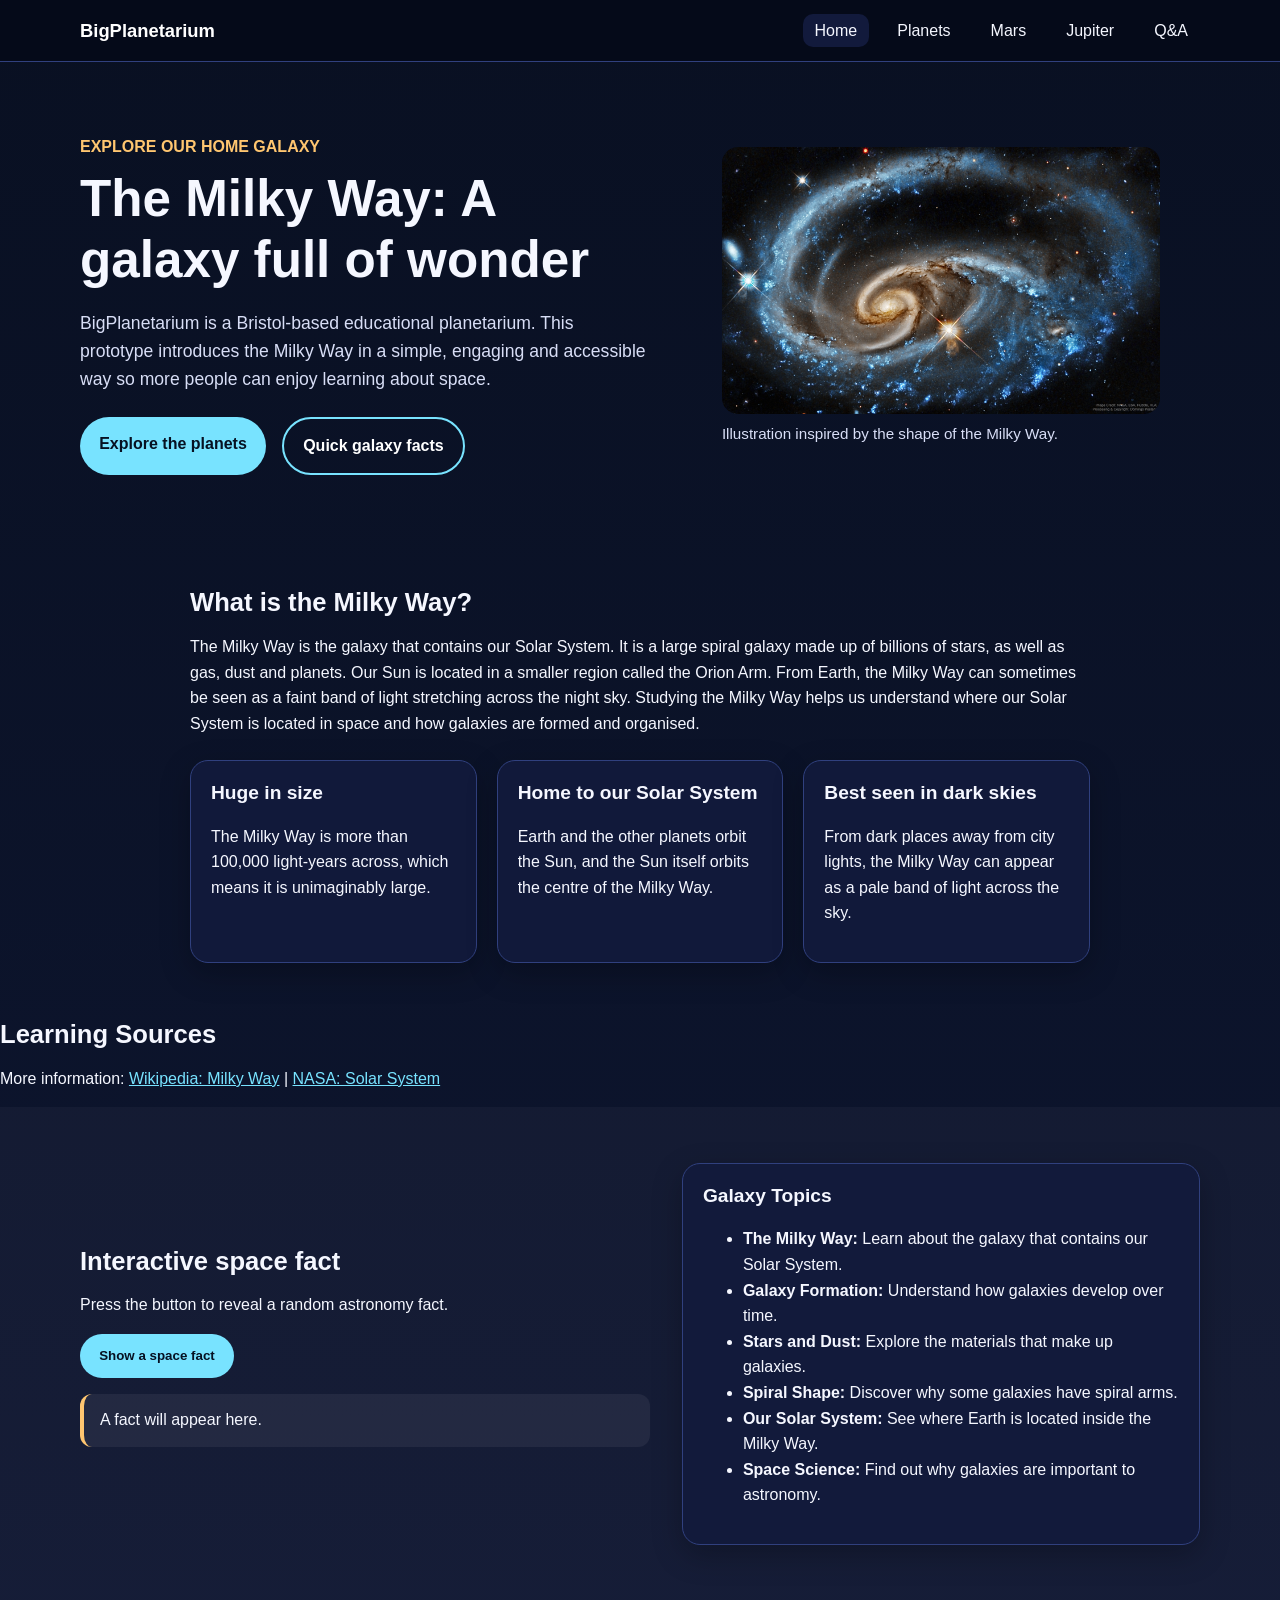
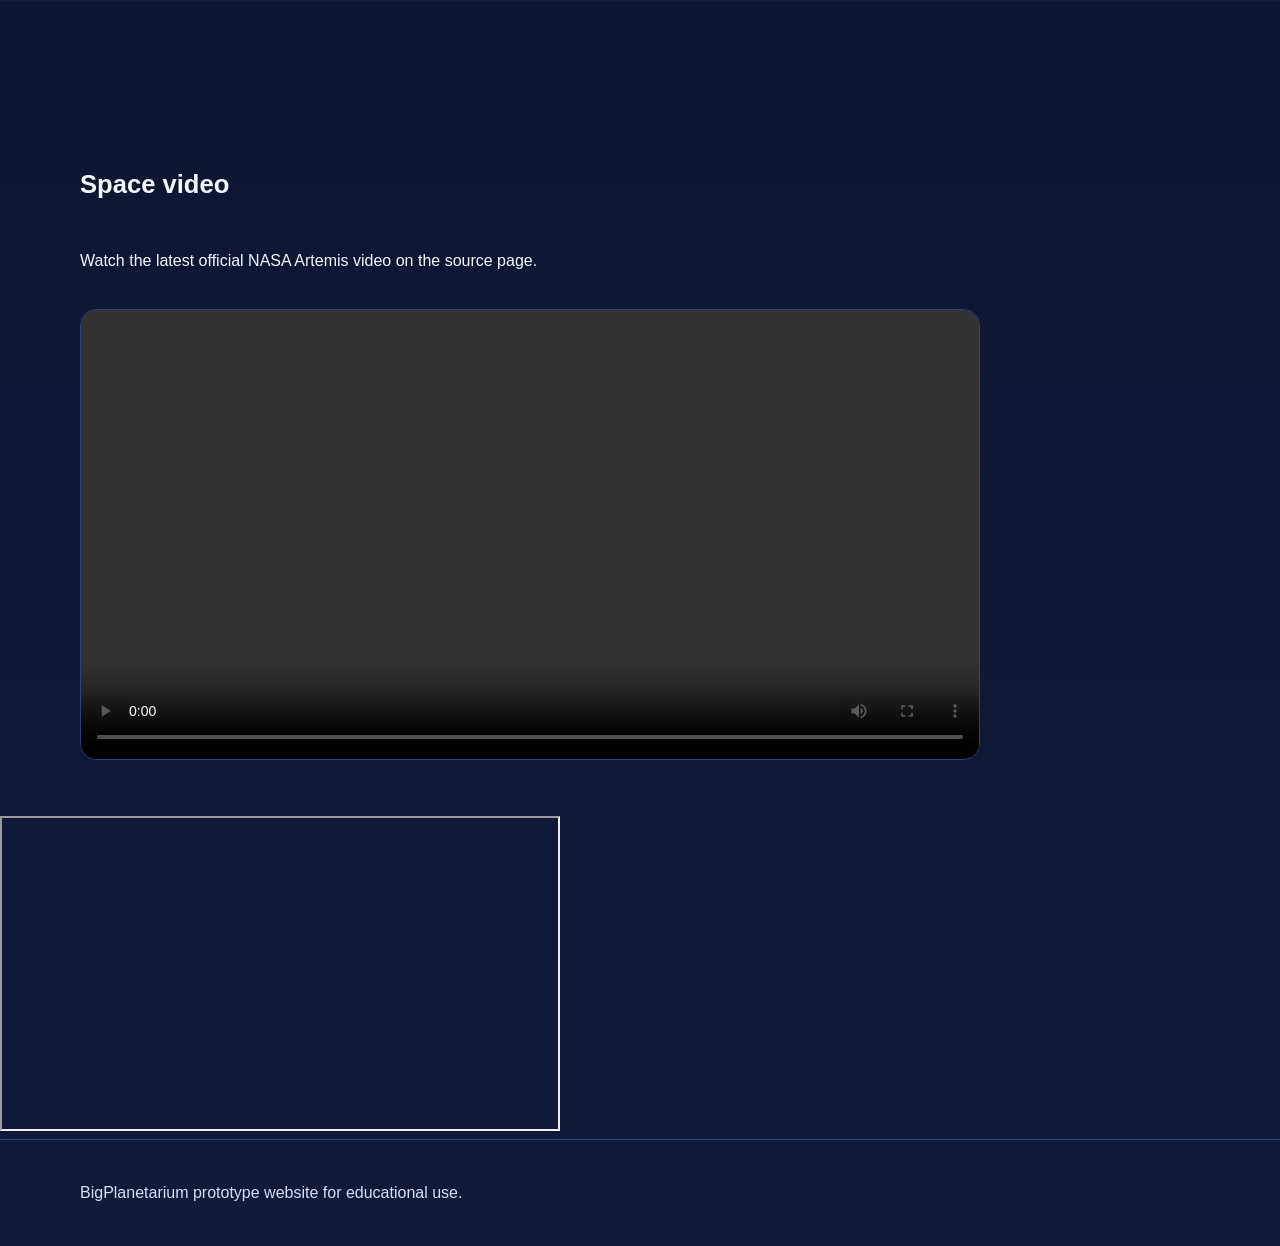
<file: index.html>
<!DOCTYPE html>
<html lang="en">
<head>
  <meta charset="UTF-8">
  <meta name="viewport" content="width=device-width, initial-scale=1.0">
  <title>BigPlanetarium | The Milky Way</title>
  <meta name="description" content="Accessible educational website prototype about the Milky Way and the planets.">
  <link rel="stylesheet" href="style.css">
</head>
<body>
  <a class="skip-link" href="#main-content">Skip to main content</a>

  <header class="site-header">
    <div class="container nav-wrap">
      <a class="brand" href="index.html">BigPlanetarium</a>
      <nav aria-label="Main navigation">
        <ul class="nav-list">
          <li><a aria-current="page" href="index.html">Home</a></li>
          <li><a href="planets.html">Planets</a></li>
          <li><a href="mars.html">Mars</a></li>
          <li><a href="jupiter.html">Jupiter</a></li>
          <li><a href="qa.html">Q&amp;A</a></li>
        </ul>
      </nav>
    </div>
  </header>
  
  <main id="main-content">
    <section class="hero">
      <div class="container hero-grid">
        <div>
          <p class="eyebrow">Explore our home galaxy</p>
          <h1>The Milky Way: A galaxy full of wonder</h1>
          <p class="lead">
            BigPlanetarium is a Bristol-based educational planetarium. This prototype introduces
            the Milky Way in a simple, engaging and accessible way so more people can enjoy
            learning about space.
          </p>
          <div class="button-row">
            <a class="button" href="planets.html">Explore the planets</a>
            <a class="button button-secondary" href="#facts">Quick galaxy facts</a>
          </div>
        </div>

        <figure class="hero-image">
          <img src="galaxy.jpg" alt="Illustration of the Milky Way galaxy with glowing spiral structure and stars.">
          <figcaption>Illustration inspired by the shape of the Milky Way.</figcaption>
        </figure>
      </div>
    </section>

    <section id="facts" class="section">
      <div class="container narrow">
        <h2>What is the Milky Way?</h2>
        <p>
          The Milky Way is the galaxy that contains our Solar System. 
          It is a large spiral galaxy made up of billions of stars, as well as gas, dust and planets.
           Our Sun is located in a smaller region called the Orion Arm. 
           From Earth, the Milky Way can sometimes be seen as a faint band of light stretching across the night sky. 
           Studying the Milky Way helps us understand where our Solar System is located in space and how galaxies are formed and organised.
        </p>

        <div class="card-grid">
          <article class="card">
            <h3>Huge in size</h3>
            <p>
              The Milky Way is more than 100,000 light-years across, which means it is unimaginably large.
            </p>
          </article>

          <article class="card">
            <h3>Home to our Solar System</h3>
            <p>
              Earth and the other planets orbit the Sun, and the Sun itself orbits the centre of the Milky Way.
            </p>
          </article>

          <article class="card">
            <h3>Best seen in dark skies</h3>
            <p>
              From dark places away from city lights, the Milky Way can appear as a pale band of light across the sky.
            </p>
          </article>
        </div>
      </div>
    </section>
    <section class="source-box">
            <h2>Learning Sources</h2>
            <p>
                More information:
                <a href="https://en.wikipedia.org/wiki/Milky_Way" target="_blank">Wikipedia: Milky Way</a> |
                <a href="https://science.nasa.gov/solar-system/" target="_blank">NASA: Solar System</a>
            </p>
        </section>

    <section class="section section-alt">
      <div class="container split">
        <div>
          <h2>Interactive space fact</h2>
          <p>
            Press the button to reveal a random astronomy fact. 
          </p>
          <button id="fact-button" class="button" type="button" aria-describedby="fact-output">
            Show a space fact
          </button>
          <p id="fact-output" class="fact-output" aria-live="polite">A fact will appear here.</p>
        </div>

        <aside class="callout" aria-labelledby="galaxy-topics-title">
  <h3 id="galaxy-topics-title">Galaxy Topics</h3>
  <ul>
    <li><strong>The Milky Way:</strong> Learn about the galaxy that contains our Solar System.</li>
    <li><strong>Galaxy Formation:</strong> Understand how galaxies develop over time.</li>
    <li><strong>Stars and Dust:</strong> Explore the materials that make up galaxies.</li>
    <li><strong>Spiral Shape:</strong> Discover why some galaxies have spiral arms.</li>
    <li><strong>Our Solar System:</strong> See where Earth is located inside the Milky Way.</li>
    <li><strong>Space Science:</strong> Find out why galaxies are important to astronomy.</li>
  </ul>
</aside>
      </div>
    </section>

    <section class="section"> 
  </main>
  <section class="section">
  <div class="container media-section">
    <h2>Space video</h2>
    <p>Watch the latest official NASA Artemis video on the source page.</p>
    <video controls class="media-box">
      <source src="galaxy.mp4" type="video/mp4">
      Your browser does not support the video tag.
    </video>
  </div>
</section>
<iframe
    width="560"
    height="315"
    src="https://www.youtube.com/embed/0jHsq36_NTU"
    title="Milky Way educational video"
    allowfullscreen>
</iframe>


  <footer class="site-footer">
    <div class="container">
      <p>BigPlanetarium prototype website for educational use.</p>
    </div>
  </footer>

  <script src="script.js"></script>
</body>
</html>
</file>
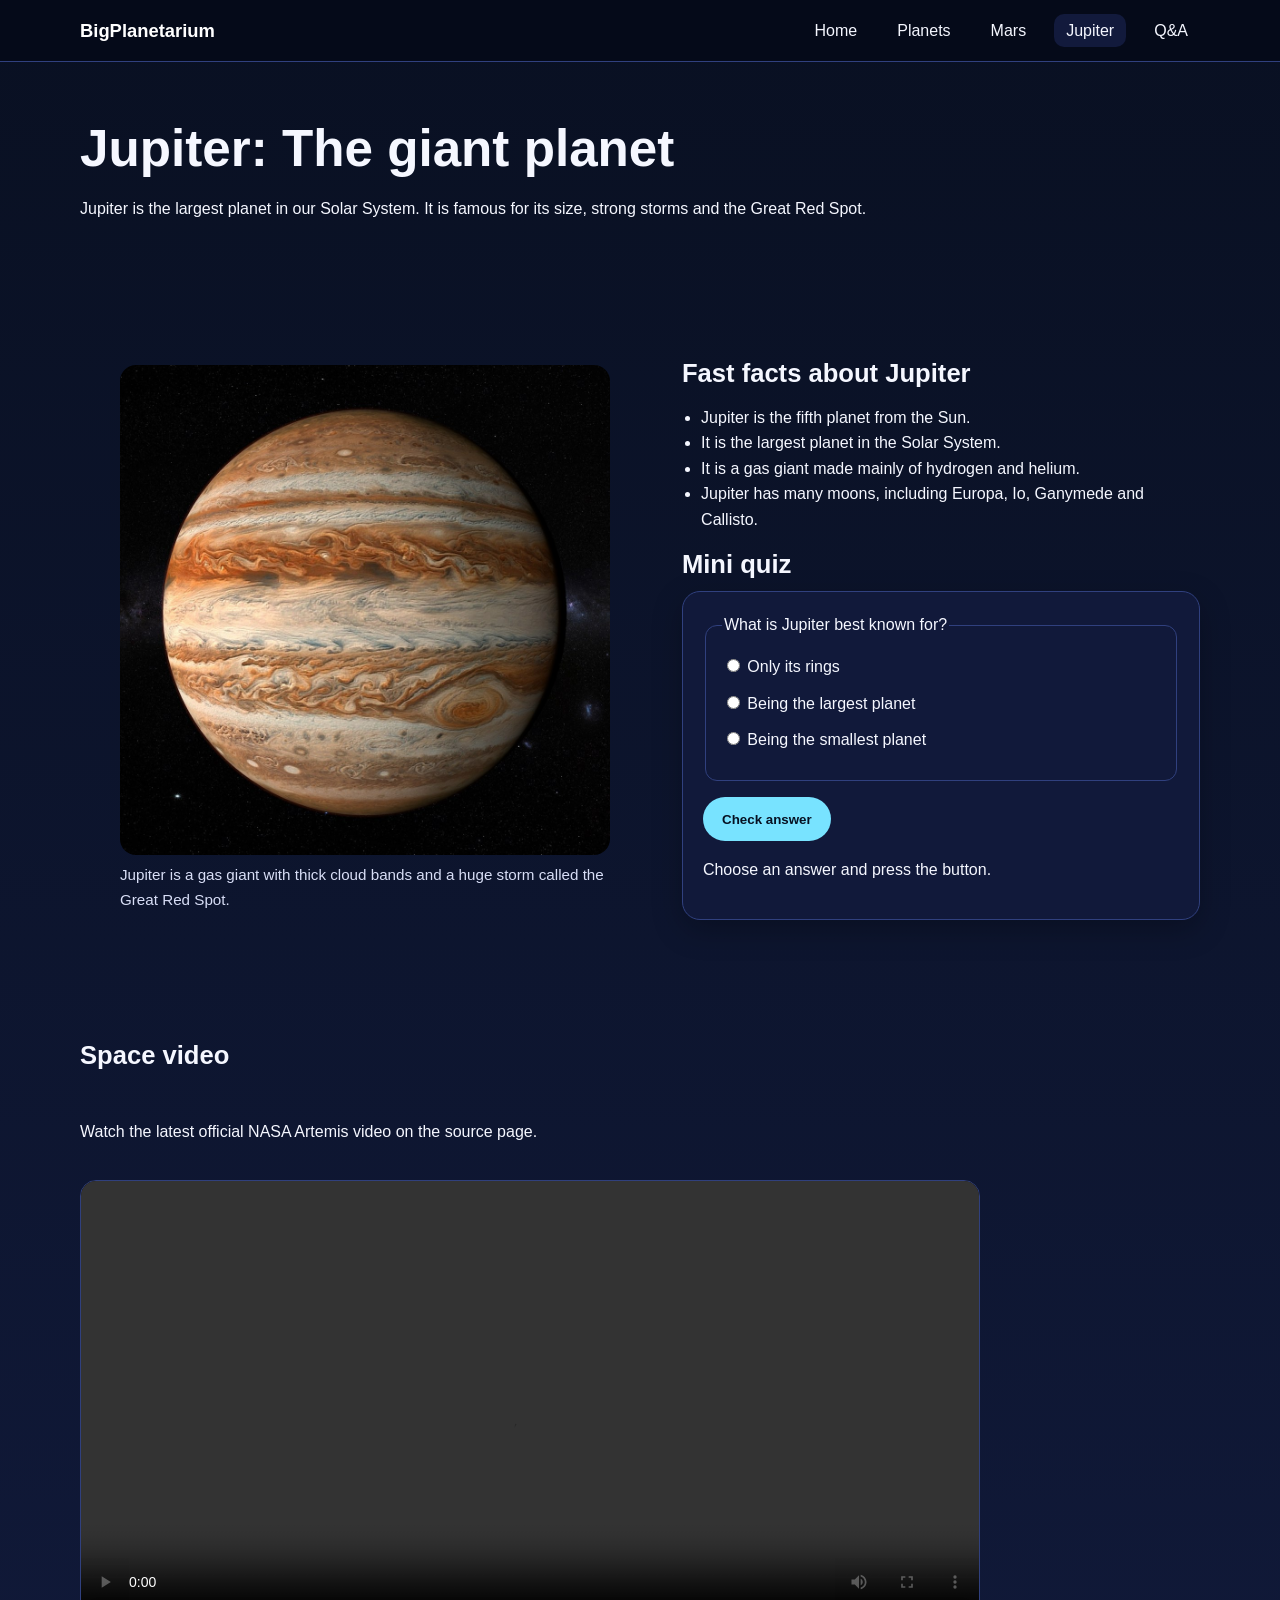
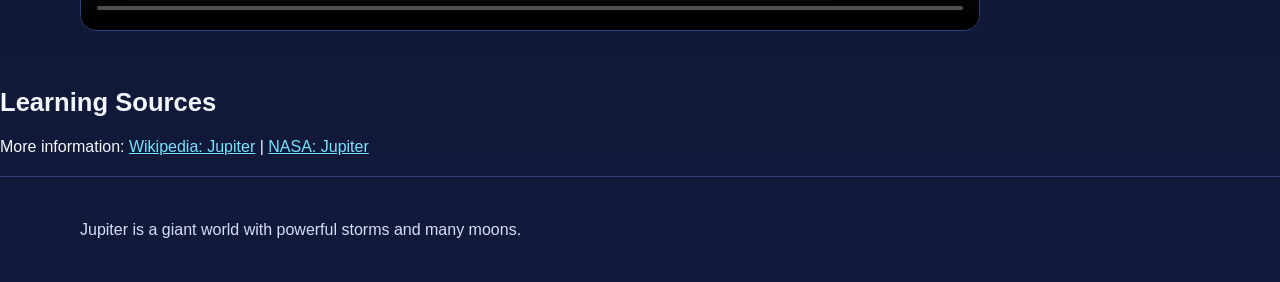
<file: jupiter.html>
<!DOCTYPE html>
<html lang="en">
<head>
  <meta charset="UTF-8">
  <meta name="viewport" content="width=device-width, initial-scale=1.0">
  <title>BigPlanetarium | Jupiter</title>
  <meta name="description" content="Accessible educational page about Jupiter.">
  <link rel="stylesheet" href="style.css">
</head>
<body>
  <a class="skip-link" href="#main-content">Skip to main content</a>

  <header class="site-header">
    <div class="container nav-wrap">
      <a class="brand" href="index.html">BigPlanetarium</a>
      <nav aria-label="Main navigation">
        <ul class="nav-list">
          <li><a href="index.html">Home</a></li>
          <li><a href="planets.html">Planets</a></li>
          <li><a href="mars.html">Mars</a></li>
          <li><a aria-current="page" href="jupiter.html">Jupiter</a></li>
          <li><a href="qa.html">Q&amp;A</a></li>
        </ul>
      </nav>
    </div>
  </header>

  <main id="main-content">
    <section class="page-banner">
      <div class="container">
        <h1>Jupiter: The giant planet</h1>
        <p>
          Jupiter is the largest planet in our Solar System. It is famous for its size,
          strong storms and the Great Red Spot.
        </p>
      </div>
    </section>

    <section class="section">
      <div class="container split">
        <figure>
          <img src="jupiter.jpg" alt="Illustration of Jupiter with orange and cream coloured bands.">
          <figcaption>Jupiter is a gas giant with thick cloud bands and a huge storm called the Great Red Spot.</figcaption>
        </figure>

        <div>
          <h2>Fast facts about Jupiter</h2>
          <ul class="feature-list">
            <li>Jupiter is the fifth planet from the Sun.</li>
            <li>It is the largest planet in the Solar System.</li>
            <li>It is a gas giant made mainly of hydrogen and helium.</li>
            <li>Jupiter has many moons, including Europa, Io, Ganymede and Callisto.</li>
          </ul>

          <h2>Mini quiz</h2>
          <form class="quiz-box">
            <fieldset>
              <legend>What is Jupiter best known for?</legend>
              <label><input type="radio" name="jupiter-feature" value="Rings"> Only its rings</label>
              <label><input type="radio" name="jupiter-feature" value="Largest"> Being the largest planet</label>
              <label><input type="radio" name="jupiter-feature" value="Smallest"> Being the smallest planet</label>
            </fieldset>

            <button id="jupiter-quiz-button" class="button" type="button">Check answer</button>
            <p id="jupiter-quiz-result" aria-live="polite">Choose an answer and press the button.</p>
          </form>
        </div>
      </div>
    </section>

    <section class="section">
  <div class="container media-section">
    <h2>Space video</h2>
    <p>Watch the latest official NASA Artemis video on the source page.</p>
    <video controls class="media-box">
      <source src="jupiter.mp4" type="video/mp4">
      Your browser does not support the video tag.
    </video>
  </div>
</section>
 <section class="source-box">
            <h2>Learning Sources</h2>
            <p>
                More information:
                <a href="https://en.wikipedia.org/wiki/Jupiter" target="_blank">Wikipedia: Jupiter</a> |
                <a href="https://science.nasa.gov/jupiter/" target="_blank">NASA: Jupiter</a>
            </p>
        </section>

        
  </main>

  <footer class="site-footer">
    <div class="container">
      <p>Jupiter is a giant world with powerful storms and many moons.</p>
    </div>
  </footer>

  <script src="script.js"></script>
</body>
</html>
</file>
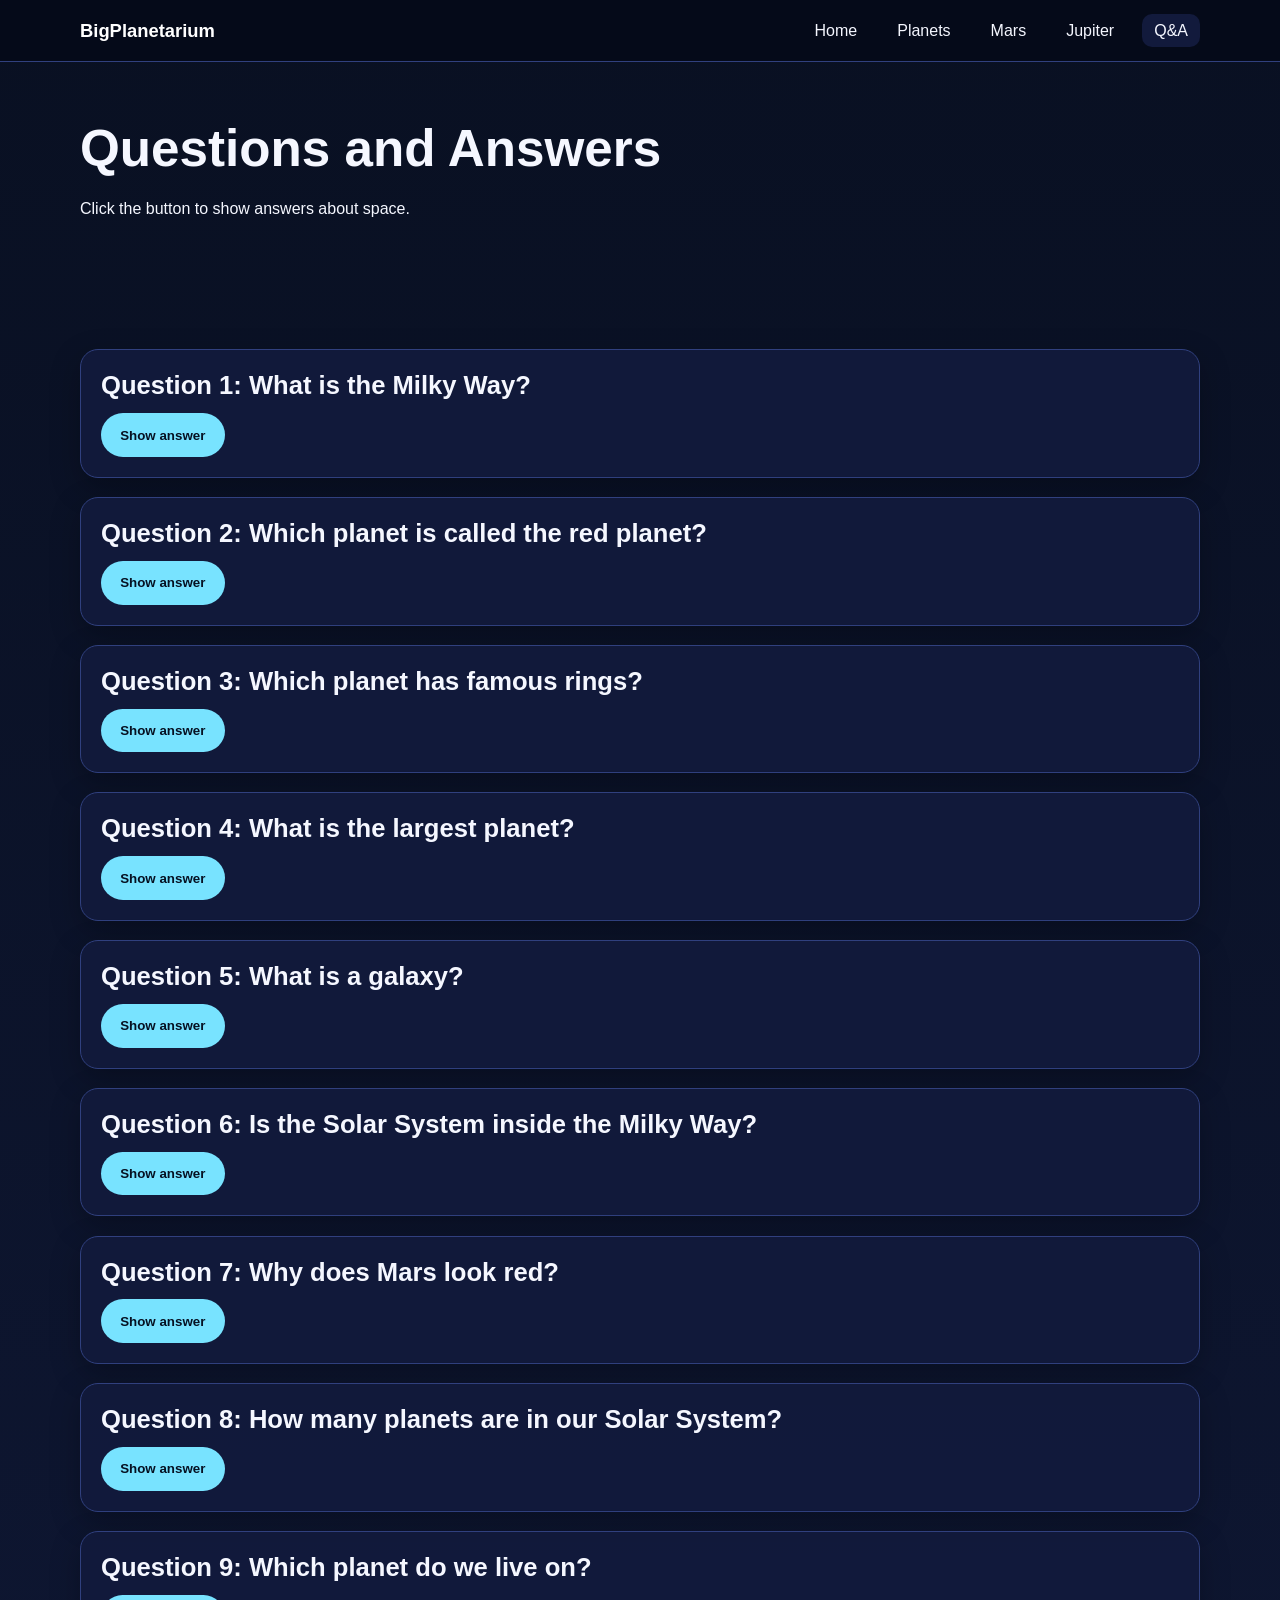
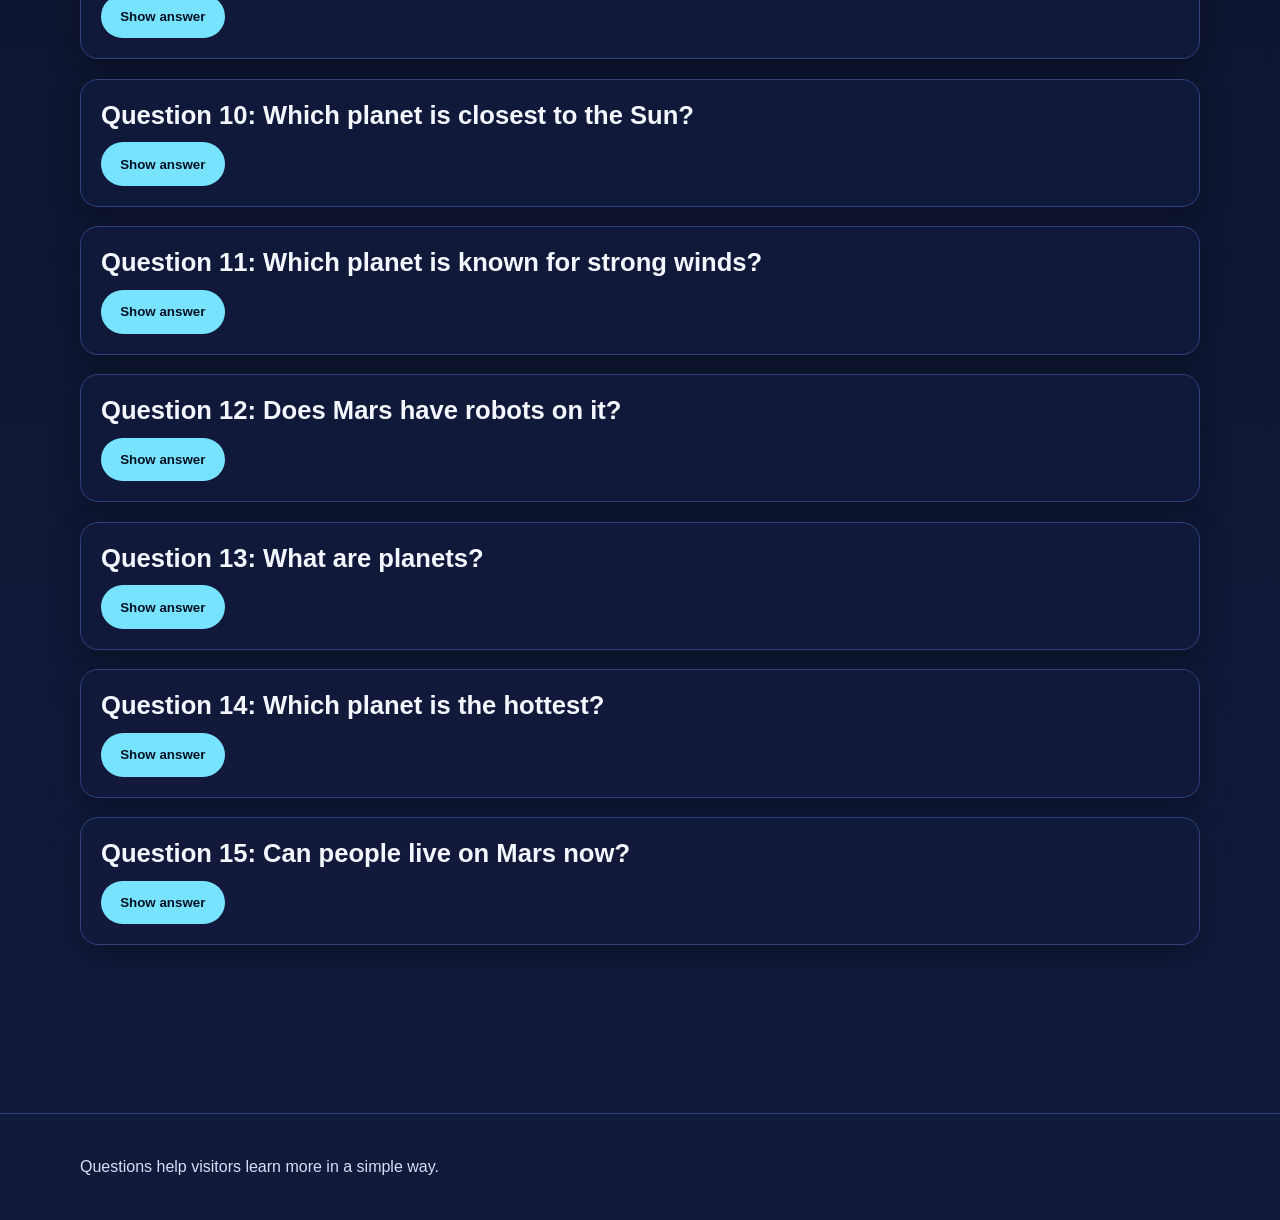
<file: qa.html>
<!DOCTYPE html>
<html lang="en">
<head>
  <meta charset="UTF-8">
  <meta name="viewport" content="width=device-width, initial-scale=1.0">
  <title>BigPlanetarium | Questions and Answers</title>
  <meta name="description" content="Frequently asked questions about space and planets.">
  <link rel="stylesheet" href="style.css">
</head>
<body>
  <a class="skip-link" href="#main-content">Skip to main content</a>

  <header class="site-header">
    <div class="container nav-wrap">
      <a class="brand" href="index.html">BigPlanetarium</a>
      <nav aria-label="Main navigation">
        <ul class="nav-list">
          <li><a href="index.html">Home</a></li>
          <li><a href="planets.html">Planets</a></li>
          <li><a href="mars.html">Mars</a></li>
          <li><a href="jupiter.html">Jupiter</a></li>
          <li><a aria-current="page" href="qa.html">Q&amp;A</a></li>
        </ul>
      </nav>
    </div>
  </header>

  <main id="main-content">
    <section class="page-banner">
      <div class="container">
        <h1>Questions and Answers</h1>
        <p>Click the button to show answers about space.</p>
      </div>
    </section>
<section class="section">
  <div class="container faq-list">
    <article class="faq-card">
      <h2>Question 1: What is the Milky Way?</h2>
      <button class="faq-button button" type="button">Show answer</button>
      <p class="faq-answer">The Milky Way is the galaxy that contains our Solar System.</p>
    </article>

    <article class="faq-card">
      <h2>Question 2: Which planet is called the red planet?</h2>
      <button class="faq-button button" type="button">Show answer</button>
      <p class="faq-answer">Mars is called the red planet.</p>
    </article>

    <article class="faq-card">
      <h2>Question 3: Which planet has famous rings?</h2>
      <button class="faq-button button" type="button">Show answer</button>
      <p class="faq-answer">Saturn is famous for its rings.</p>
    </article>

    <article class="faq-card">
      <h2>Question 4: What is the largest planet?</h2>
      <button class="faq-button button" type="button">Show answer</button>
      <p class="faq-answer">Jupiter is the largest planet in our Solar System.</p>
    </article>

    <article class="faq-card">
      <h2>Question 5: What is a galaxy?</h2>
      <button class="faq-button button" type="button">Show answer</button>
      <p class="faq-answer">A galaxy is a huge system of stars, gas, dust and planets held together by gravity.</p>
    </article>

    <article class="faq-card">
      <h2>Question 6: Is the Solar System inside the Milky Way?</h2>
      <button class="faq-button button" type="button">Show answer</button>
      <p class="faq-answer">Yes, the Solar System is inside the Milky Way galaxy.</p>
    </article>

    <article class="faq-card">
      <h2>Question 7: Why does Mars look red?</h2>
      <button class="faq-button button" type="button">Show answer</button>
      <p class="faq-answer">Mars looks red because its surface contains iron-rich dust that gives it a rusty colour.</p>
    </article>

    <article class="faq-card">
      <h2>Question 8: How many planets are in our Solar System?</h2>
      <button class="faq-button button" type="button">Show answer</button>
      <p class="faq-answer">There are eight planets in our Solar System.</p>
    </article>

    <article class="faq-card">
      <h2>Question 9: Which planet do we live on?</h2>
      <button class="faq-button button" type="button">Show answer</button>
      <p class="faq-answer">We live on Earth.</p>
    </article>

    <article class="faq-card">
      <h2>Question 10: Which planet is closest to the Sun?</h2>
      <button class="faq-button button" type="button">Show answer</button>
      <p class="faq-answer">Mercury is the closest planet to the Sun.</p>
    </article>

    <article class="faq-card">
      <h2>Question 11: Which planet is known for strong winds?</h2>
      <button class="faq-button button" type="button">Show answer</button>
      <p class="faq-answer">Neptune is known for very strong winds and storms.</p>
    </article>

    <article class="faq-card">
      <h2>Question 12: Does Mars have robots on it?</h2>
      <button class="faq-button button" type="button">Show answer</button>
      <p class="faq-answer">Yes, Mars has been explored by robotic rovers sent by space agencies.</p>
    </article>

    <article class="faq-card">
      <h2>Question 13: What are planets?</h2>
      <button class="faq-button button" type="button">Show answer</button>
      <p class="faq-answer">Planets are large objects in space that orbit a star, such as the Sun.</p>
    </article>

    <article class="faq-card">
      <h2>Question 14: Which planet is the hottest?</h2>
      <button class="faq-button button" type="button">Show answer</button>
      <p class="faq-answer">Venus is the hottest planet in our Solar System.</p>
    </article>

    <article class="faq-card">
      <h2>Question 15: Can people live on Mars now?</h2>
      <button class="faq-button button" type="button">Show answer</button>
      <p class="faq-answer">No, people do not currently live on Mars because it does not have the right conditions for human life.</p>
    </article>
  </div>
</section>
    <section class="section">
      <div class="container faq-list">
        
        
      </div>
    </section>

    
  </main>

  <footer class="site-footer">
    <div class="container">
      <p>Questions help visitors learn more in a simple way.</p>
    </div>
  </footer>

  <script src="script.js"></script>
</body>
</html>
</file>
<file: style.css>
:root {
  --bg: #0b1026;
  --surface: #121a3c;
  --text: #f5f7ff;
  --muted: #d8def6;
  --accent: #78e3ff;
  --accent-2: #ffc670;
  --border: #30407e;
  --max: 1120px;
  --radius: 18px;
  --shadow: 0 10px 30px rgba(0, 0, 0, 0.25);
}

*,
*::before,
*::after {
  box-sizing: border-box;
}

html {
  scroll-behavior: smooth;
}

body {
  margin: 0;
  font-family: Arial, Helvetica, sans-serif;
  background: linear-gradient(180deg, #091022 0%, #111a3b 100%);
  color: var(--text);
  line-height: 1.6;
}

img,
video {
  max-width: 100%;
  display: block;
  height: auto;
  border-radius: 16px;
}
.media-box {
  width: 100%;
  max-width: 900px;
  display: block;
  border-radius: 16px;
}

a {
  color: var(--accent);
}

.container {
  width: min(92%, var(--max));
  margin: 0 auto;
}

.brand-logo span {
  white-space: nowrap;
}
.narrow {
  width: min(92%, 900px);
  margin: 0 auto;
}

.skip-link {
  position: absolute;
  left: 1rem;
  top: -50px;
  background: #ffffff;
  color: #000;
  padding: 0.75rem 1rem;
  z-index: 999;
  border-radius: 8px;
}

.skip-link:focus {
  top: 1rem;
}

.site-header {
  background: rgba(6, 10, 25, 0.92);
  border-bottom: 1px solid var(--border);
  position: sticky;
  top: 0;
  z-index: 100;
}

.nav-wrap {
  display: flex;
  justify-content: space-between;
  align-items: center;
  padding: 1rem 0;
  gap: 1rem;
}

.brand {
  color: #fff;
  text-decoration: none;
  font-weight: 700;
  font-size: 1.15rem;
}

.nav-list {
  display: flex;
  gap: 1rem;
  list-style: none;
  padding: 0;
  margin: 0;
}

.nav-list a {
  text-decoration: none;
  color: var(--text);
  padding: 0.5rem 0.75rem;
  border-radius: 10px;
}

.nav-list a[aria-current="page"],
.nav-list a:hover {
  background: var(--surface);
}

.hero,
.page-banner,
.section {
  padding: 3.5rem 0;
}

.hero-grid,
.split {
  display: grid;
  grid-template-columns: 1.1fr 1fr;
  gap: 2rem;
  align-items: center;
}

.eyebrow {
  color: var(--accent-2);
  font-weight: 700;
  text-transform: uppercase;
  margin-bottom: 0.5rem;
}

h1, h2, h3 {
  line-height: 1.2;
  margin-top: 0;
}

h1 {
  font-size: clamp(2rem, 4vw, 3.6rem);
  margin-bottom: 1rem;
}

h2 {
  font-size: clamp(1.5rem, 2vw, 2.1rem);
  margin-bottom: 0.75rem;
}

h3 {
  font-size: 1.2rem;
}

.lead {
  font-size: 1.1rem;
  color: var(--muted);
  max-width: 65ch;
}

.button-row {
  display: flex;
  gap: 1rem;
  flex-wrap: wrap;
  margin-top: 1.5rem;
}

.button {
  display: inline-block;
  background: var(--accent);
  color: #061122;
  font-weight: 700;
  border: none;
  text-decoration: none;
  padding: 0.9rem 1.2rem;
  border-radius: 999px;
  cursor: pointer;
}

.button-secondary {
  background: transparent;
  color: #fff;
  border: 2px solid var(--accent);
}

.card-grid {
  display: grid;
  grid-template-columns: repeat(3, 1fr);
  gap: 1.25rem;
  margin-top: 1.5rem;
}

.planets-grid {
  grid-template-columns: repeat(4, 1fr);
}

.card,
.callout,
.quiz-box,
.faq-card {
  background: rgba(18, 26, 60, 0.9);
  border: 1px solid var(--border);
  border-radius: var(--radius);
  box-shadow: var(--shadow);
  padding: 1.25rem;
}

.featured-card {
  border-color: var(--accent);
}

.section-alt {
  background: rgba(255, 255, 255, 0.03);
}

.fact-output,
#quiz-result,
.faq-answer {
  margin-top: 1rem;
  padding: 0.85rem 1rem;
  border-radius: 12px;
  background: rgba(255, 255, 255, 0.06);
  border-left: 4px solid var(--accent-2);
}

.feature-list {
  padding-left: 1.2rem;
}

.banner-image {
  margin-top: 1rem;
}

.text-link {
  font-weight: 700;
}

.quiz-box fieldset {
  border: 1px solid var(--border);
  border-radius: 12px;
  padding: 1rem;
  margin-bottom: 1rem;
}

.quiz-box label {
  display: block;
  margin-bottom: 0.7rem;
}

.hero-image figcaption,
figure figcaption {
  color: var(--muted);
  font-size: 0.95rem;
  margin-top: 0.5rem;
}

.media-section {
  display: grid;
  gap: 1.25rem;
}

.media-box {
  width: 100%;
  border: 1px solid var(--border);
  background: #000;
}

.audio-box {
  width: 100%;
}

.faq-list {
  display: grid;
  gap: 1.2rem;
}

.faq-answer {
  display: none;
}

.faq-answer.show {
  display: block;
}

.site-footer {
  border-top: 1px solid var(--border);
  padding: 1.5rem 0;
  color: var(--muted);
}

:focus-visible {
  outline: 3px solid #ffd166;
  outline-offset: 3px;
}

@media (max-width: 900px) {
  .hero-grid,
  .split,
  .planets-grid,
  .card-grid {
    grid-template-columns: 1fr 1fr;
  }
}

@media (max-width: 640px) {
  .nav-wrap,
  .nav-list {
    flex-direction: column;
    align-items: flex-start;
  }

  .hero-grid,
  .split,
  .planets-grid,
  .card-grid {
    grid-template-columns: 1fr;
  }

  .button-row {
    flex-direction: column;
    align-items: flex-start;
  }

  .button {
    width: 100%;
    text-align: center;
  }

  .container {
    width: 94%;
  }
  .faq-list {
  display: grid;
  gap: 1.2rem;
}

.faq-card {
  background: rgba(18, 26, 60, 0.9);
  border: 1px solid #30407e;
  border-radius: 18px;
  padding: 1.25rem;
  box-shadow: 0 10px 30px rgba(0, 0, 0, 0.25);
}

.faq-answer {
  display: none;
  margin-top: 1rem;
  padding: 0.85rem 1rem;
  border-radius: 12px;
  background: rgba(255, 255, 255, 0.06);
  border-left: 4px solid #ffc670;
}

.faq-answer.show {
  display: block;
}
}
</file>
